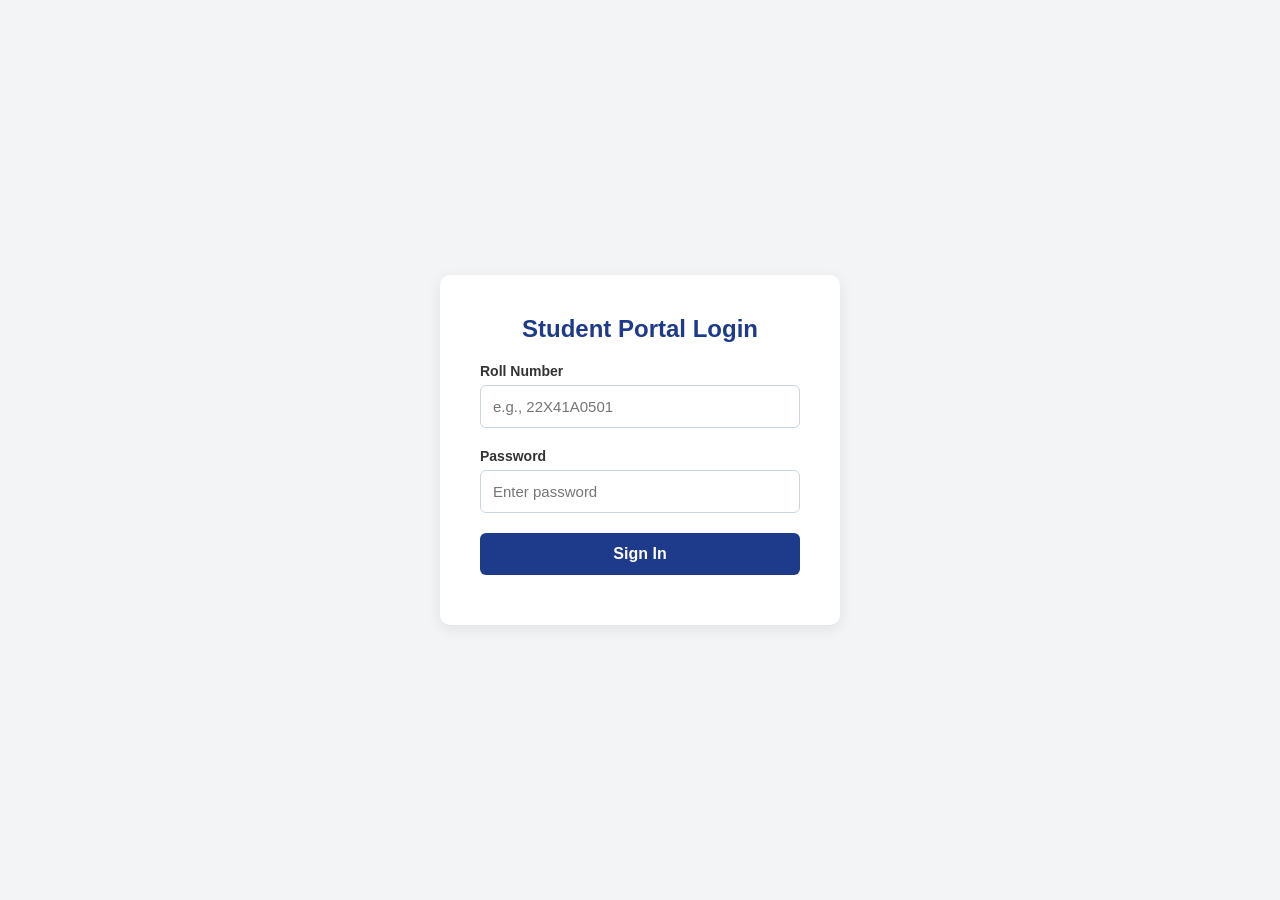
<file: index.html>
<!DOCTYPE html>
<html lang="en">
<head>
    <meta charset="UTF-8">
    <meta name="viewport" content="width=device-width, initial-scale=1.0">
    <title>Student Login</title>
    <link rel="stylesheet" href="style.css">
</head>
<body>
    <div class="login-container">
        <h2>Student Portal Login</h2>
        <form id="studentLoginForm">
            <div class="input-field">
                <label>Roll Number</label>
                <input type="text" id="rollNumber" required placeholder="e.g., 22X41A0501">
            </div>
            <div class="input-field">
                <label>Password</label>
                <input type="password" id="loginPassword" required placeholder="Enter password">
            </div>
            <button type="submit">Sign In</button>
        </form>
        <p id="loginError" class="error-msg"></p>
    </div>
    <script src="script.js"></script>
</body>
</html>
</file>
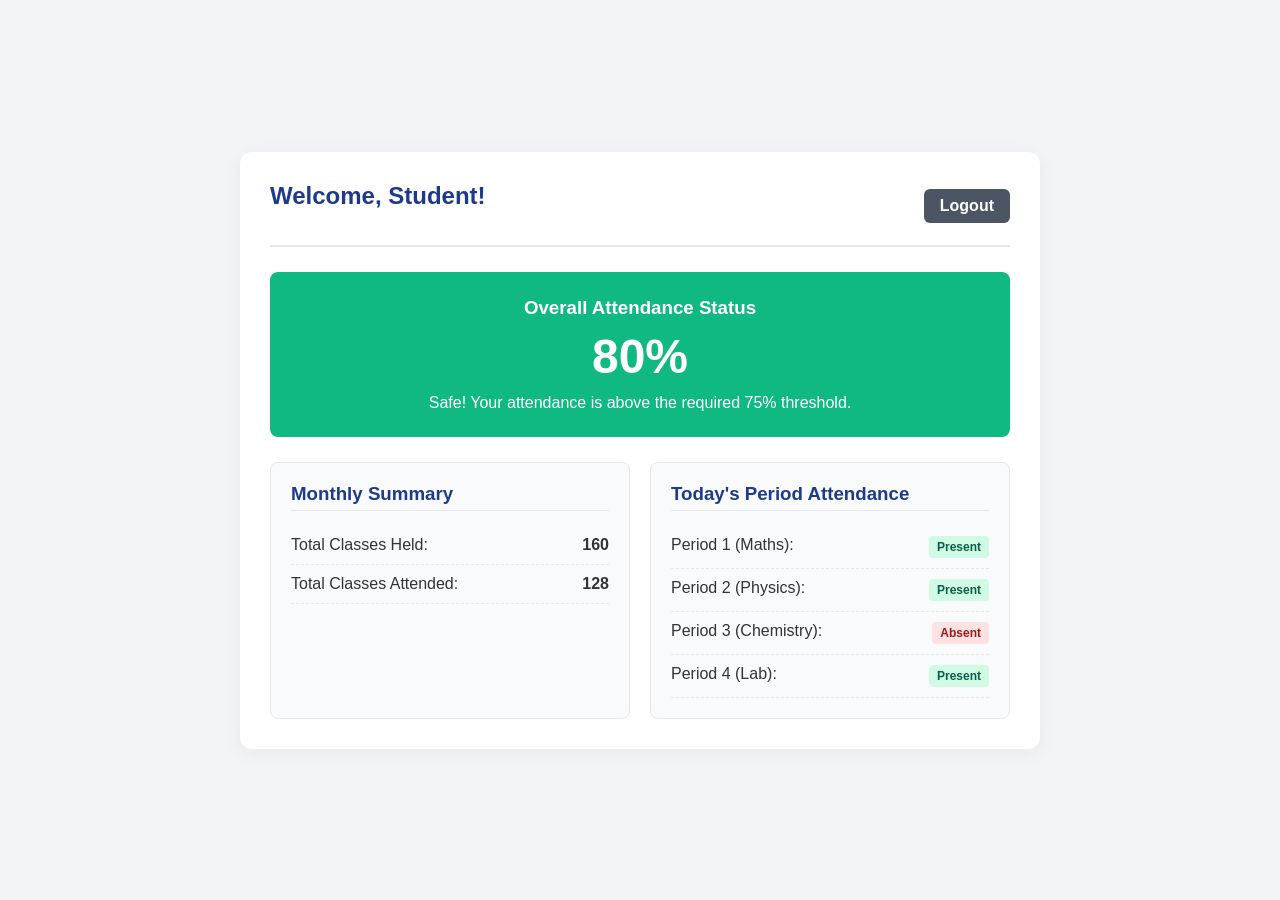
<file: dashboard.html>
<!DOCTYPE html>
<html lang="en">
<head>
    <meta charset="UTF-8">
    <meta name="viewport" content="width=device-width, initial-scale=1.0">
    <title>Attendance Dashboard</title>
    <link rel="stylesheet" href="style.css">
</head>
<body>
    <div class="dashboard-container">
        <header>
            <h2>Welcome, <span id="displayRoll">Student</span>!</h2>
            <button id="logoutBtn">Logout</button>
        </header>

        <!-- Status Card: Above or Below 75% -->
        <div class="status-card" id="statusCard">
            <h3>Overall Attendance Status</h3>
            <p class="percentage-display"><span id="overallPercentage">0</span>%</p>
            <p id="statusMessage">Checking eligibility...</p>
        </div>

        <!-- Attendance Breakdown Summary Grid -->
        <div class="grid-layout">
            <!-- Monthly Attendance Card -->
            <div class="card">
                <h3>Monthly Summary</h3>
                <ul class="attendance-list">
                    <li>Total Classes Held: <strong>160</strong></li>
                    <li>Total Classes Attended: <strong>128</strong></li>
                </ul>
            </div>

            <!-- Today's Period Attendance Card -->
            <div class="card">
                <h3>Today's Period Attendance</h3>
                <ul class="period-list">
                    <li>Period 1 (Maths): <span class="badge present">Present</span></li>
                    <li>Period 2 (Physics): <span class="badge present">Present</span></li>
                    <li>Period 3 (Chemistry): <span class="badge absent">Absent</span></li>
                    <li>Period 4 (Lab): <span class="badge present">Present</span></li>
                </ul>
            </div>
        </div>
    </div>
    <script src="script.js"></script>
</body>
</html>
</file>
<file: style.css>
* {
    margin: 0;
    padding: 0;
    box-sizing: border-box;
    font-family: 'Segoe UI', Tahoma, Geneva, Verdana, sans-serif;
}

body {
    background-color: #f3f4f6;
    color: #333;
    display: flex;
    justify-content: center;
    align-items: center;
    min-height: 100vh;
    padding: 20px;
}

/* Login Page UI */
.login-container {
    background: white;
    padding: 40px;
    border-radius: 10px;
    box-shadow: 0 4px 15px rgba(0,0,0,0.08);
    width: 100%;
    max-width: 400px;
}

h2 { margin-bottom: 20px; text-align: center; color: #1e3a8a; }
.input-field { margin-bottom: 20px; }
.input-field label { display: block; margin-bottom: 6px; font-weight: 600; font-size: 14px; }
.input-field input { width: 100%; padding: 12px; border: 1px solid #cbd5e1; border-radius: 6px; font-size: 15px; }

button {
    width: 100%; padding: 12px; background: #1e3a8a; color: white;
    border: none; border-radius: 6px; cursor: pointer; font-weight: bold; font-size: 16px;
}
button:hover { background: #1d4ed8; }
.error-msg { color: #dc2626; margin-top: 10px; text-align: center; font-size: 14px; }

/* Dashboard UI */
.dashboard-container { background: white; width: 100%; max-width: 800px; padding: 30px; border-radius: 12px; box-shadow: 0 4px 20px rgba(0,0,0,0.05); }
header { display: flex; justify-content: space-between; align-items: center; border-bottom: 2px solid #e5e7eb; padding-bottom: 15px; margin-bottom: 25px; }
#logoutBtn { width: auto; padding: 8px 16px; background: #4b5563; }
#logoutBtn:hover { background: #374151; }

.status-card { text-align: center; padding: 25px; border-radius: 8px; margin-bottom: 25px; color: white; }
.safe-status { background: #10b981; }     /* Green */
.danger-status { background: #ef4444; }   /* Red */
.percentage-display { font-size: 48px; font-weight: 800; margin: 10px 0; }

.grid-layout { display: grid; grid-template-columns: 1fr 1fr; gap: 20px; }
@media (max-width: 600px) { .grid-layout { grid-template-columns: 1fr; } }

.card { border: 1px solid #e5e7eb; padding: 20px; border-radius: 8px; background: #f9fafb; }
.card h3 { margin-bottom: 15px; color: #1e3a8a; border-bottom: 1px solid #e5e7eb; padding-bottom: 5px; }
.attendance-list li, .period-list li { list-style: none; padding: 10px 0; display: flex; justify-content: space-between; border-bottom: 1px dashed #e5e7eb; }

.badge { padding: 4px 8px; border-radius: 4px; font-weight: bold; font-size: 12px; }
.present { background: #d1fae5; color: #065f46; }
.absent { background: #fee2e2; color: #991b1b; }
</file>
